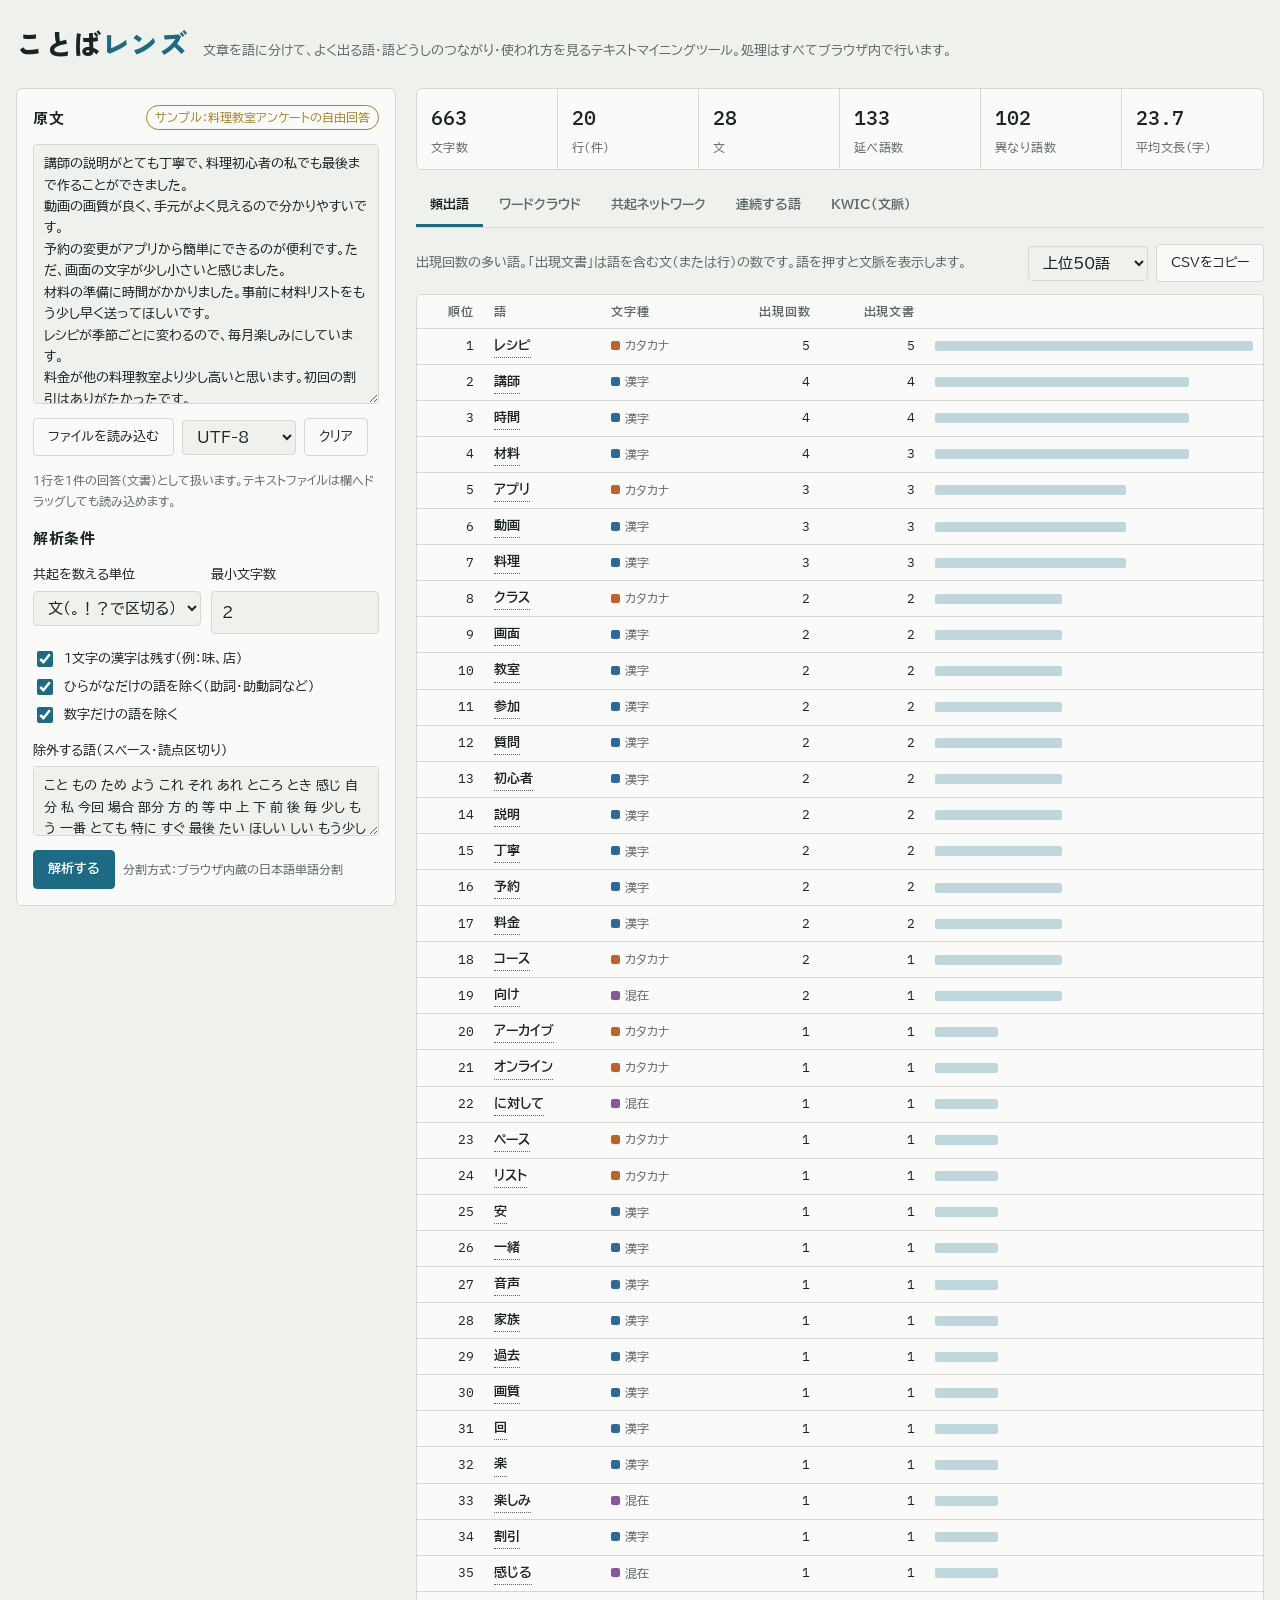
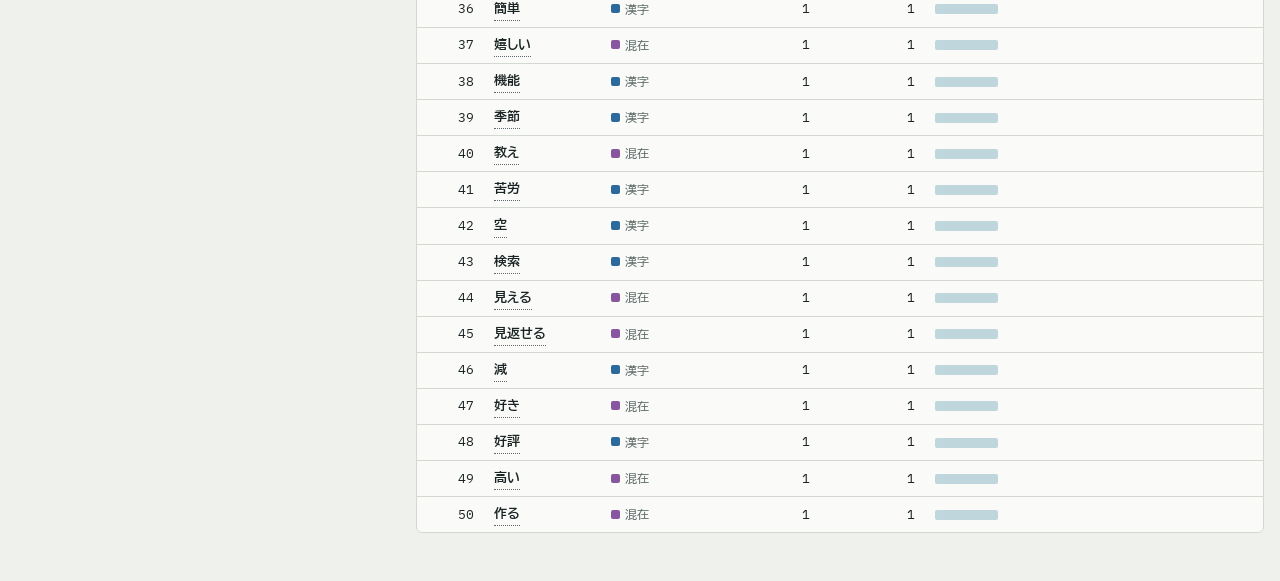
<file: textmining/index.html>
<!doctype html>
<html lang="ja">
<meta charset="utf-8">
<title>ことばレンズ</title>
<meta name="claude:viewport-fit-sides" content="cover">
<meta name="viewport" content="width=device-width, initial-scale=1, viewport-fit=cover">
<link rel="preconnect" href="https://fonts.googleapis.com">
<link rel="preconnect" href="https://fonts.gstatic.com" crossorigin>
<link rel="stylesheet" href="https://fonts.googleapis.com/css2?family=BIZ+UDPGothic:wght@400;700&family=Zen+Kaku+Gothic+New:wght@700;900&family=IBM+Plex+Mono:wght@400;500&display=swap">
<link rel="stylesheet" href="lens.css">

<div class="wrap">
  <header class="top">
    <h1>ことば<span>レンズ</span></h1>
    <p>文章を語に分けて、よく出る語・語どうしのつながり・使われ方を見るテキストマイニングツール。処理はすべてブラウザ内で行います。</p>
  </header>

  <div class="grid">
    <!-- 入力と条件 -->
    <section class="panel" aria-labelledby="h-input">
      <div class="row" style="justify-content:space-between">
        <h2 id="h-input">原文</h2>
        <span class="sample-flag" id="sampleFlag">サンプル：料理教室アンケートの自由回答</span>
      </div>
      <textarea id="src" spellcheck="false" aria-label="解析する文章"></textarea>
      <div class="row">
        <label class="btn" for="file">ファイルを読み込む<input type="file" id="file" accept=".txt,.csv,.tsv,.md,text/plain"></label>
        <select id="enc" aria-label="文字コード" style="width:auto">
          <option value="utf-8">UTF-8</option>
          <option value="shift_jis">Shift_JIS</option>
          <option value="euc-jp">EUC-JP</option>
        </select>
        <button id="clear" type="button">クリア</button>
      </div>
      <p class="note">1行を1件の回答（文書）として扱います。テキストファイルは欄へドラッグしても読み込めます。</p>

      <h2>解析条件</h2>
      <div class="two">
        <div class="field">
          <label for="unit">共起を数える単位</label>
          <select id="unit">
            <option value="sentence">文（。！？で区切る）</option>
            <option value="line">行（1行＝1件）</option>
          </select>
        </div>
        <div class="field">
          <label for="minLen">最小文字数</label>
          <input type="number" id="minLen" min="1" max="10" value="2">
        </div>
      </div>
      <div class="field" style="gap:6px">
        <label class="check"><input type="checkbox" id="kanji1" checked>1文字の漢字は残す（例：味、店）</label>
        <label class="check"><input type="checkbox" id="noHira" checked>ひらがなだけの語を除く（助詞・助動詞など）</label>
        <label class="check"><input type="checkbox" id="noNum" checked>数字だけの語を除く</label>
      </div>
      <div class="field">
        <label for="stop">除外する語（スペース・読点区切り）</label>
        <textarea id="stop" spellcheck="false"></textarea>
      </div>
      <div class="row">
        <button class="primary" id="run" type="button">解析する</button>
        <span class="note" id="engine"></span>
      </div>
    </section>

    <!-- 結果 -->
    <section class="results" aria-label="解析結果">
      <div class="stats" id="stats"></div>

      <div class="tabs" role="tablist">
        <button class="tab" role="tab" data-tab="freq" aria-selected="true">頻出語</button>
        <button class="tab" role="tab" data-tab="cloud" aria-selected="false">ワードクラウド</button>
        <button class="tab" role="tab" data-tab="net" aria-selected="false">共起ネットワーク</button>
        <button class="tab" role="tab" data-tab="ngram" aria-selected="false">連続する語</button>
        <button class="tab" role="tab" data-tab="kwic" aria-selected="false">KWIC（文脈）</button>
      </div>

      <div class="view" id="v-freq" role="tabpanel">
        <div class="view-head">
          <p>出現回数の多い語。「出現文書」は語を含む文（または行）の数です。語を押すと文脈を表示します。</p>
          <div class="row">
            <select id="topN" aria-label="表示件数" style="width:auto">
              <option value="30">上位30語</option>
              <option value="50" selected>上位50語</option>
              <option value="100">上位100語</option>
              <option value="300">上位300語</option>
            </select>
            <button type="button" id="copyFreq">CSVをコピー</button>
          </div>
        </div>
        <textarea id="csvOut" readonly hidden aria-label="CSV"></textarea>
        <div class="scroll"><table id="freqTable"></table></div>
      </div>

      <div class="view" id="v-cloud" role="tabpanel" hidden>
        <div class="view-head">
          <p>回答全体を1枚にまとめた図です。語を押すと、その語が使われた回答を表示します。</p>
          <div class="ctrl"><label>語数 <input type="range" id="cloudN" min="20" max="150" value="80"><output id="cloudNo">80</output></label></div>
        </div>
        <div class="legend" id="typeLegend"></div>
        <div class="canvas-box"><canvas id="cloud" aria-label="ワードクラウド"></canvas></div>
      </div>

      <div class="view" id="v-net" role="tabpanel" hidden>
        <div class="view-head">
          <p>同じ文（または行・回答）に一緒に出る語を線で結びます。線の太さは Jaccard 係数、円の大きさは出現回数、色はつながりの強いまとまりです。</p>
        </div>
        <div class="ctrl">
          <label>語数 <input type="range" id="netN" min="15" max="80" value="40"><output id="netNo">40</output></label>
          <label>線の数 <input type="range" id="netE" min="10" max="150" value="60"><output id="netEo">60</output></label>
          <label>最小共起回数 <input type="range" id="netMin" min="1" max="10" value="1"><output id="netMino">1</output></label>
        </div>
        <div class="canvas-box"><canvas id="net" aria-label="共起ネットワーク"></canvas></div>
        <div class="scroll"><table id="edgeTable"></table></div>
      </div>

      <div class="view" id="v-ngram" role="tabpanel" hidden>
        <div class="view-head">
          <p>文中で続けて現れる2語（バイグラム）。複合語や決まった言い回しを見つけるのに使います。</p>
        </div>
        <div class="scroll"><table id="ngramTable"></table></div>
      </div>

      <div class="view" id="v-kwic" role="tabpanel" hidden>
        <div class="view-head">
          <p>指定した語が原文の中でどう使われているかを前後の文脈とともに並べます。</p>
        </div>
        <form class="kwic-search" id="kwicForm">
          <input type="text" id="kwicQ" placeholder="検索する語（例：講師）" aria-label="検索する語">
          <button class="primary" type="submit">表示</button>
        </form>
        <p class="note" id="kwicInfo"></p>
        <div class="scroll"><table class="kwic" id="kwicTable"></table></div>
      </div>
    </section>
  </div>
</div>
<div class="toast" id="toast" hidden></div>

<script src="lens.js"></script>
<script>
(() => {
'use strict';
const $ = s => document.querySelector(s);

const SAMPLE = `講師の説明がとても丁寧で、料理初心者の私でも最後まで作ることができました。
動画の画質が良く、手元がよく見えるので分かりやすいです。
予約の変更がアプリから簡単にできるのが便利です。ただ、画面の文字が少し小さいと感じました。
材料の準備に時間がかかりました。事前に材料リストをもう少し早く送ってほしいです。
レシピが季節ごとに変わるので、毎月楽しみにしています。
料金が他の料理教室より少し高いと思います。初回の割引はありがたかったです。
講師が質問にすぐ答えてくれたので安心して参加できました。
アプリの通知が多すぎるので、設定で減らせるようにしてほしいです。
和食のレシピが特に好きです。家族にも好評でした。
初心者向けのコースと上級者向けのコースを分けてほしいです。説明のペースが速く感じる回がありました。
動画のアーカイブを後から見返せるので、復習に役立っています。
材料が手に入りにくいレシピがあったので、代わりの材料も教えてほしいです。
予約画面が分かりにくく、空いている時間を探すのに苦労しました。
講師の人柄が明るく、オンラインでも教室の雰囲気が楽しかったです。
料金に対して内容は満足しています。レシピの資料も丁寧で分かりやすいです。
平日の夜の時間帯にもっとクラスを増やしてほしいです。
子どもと一緒に参加できる料理のクラスがあると嬉しいです。
動画の音声が途中で途切れることがありました。通信の問題かもしれません。
質問の時間がもう少し長いと助かります。講師に直接聞けるのが一番の魅力です。
アプリで過去のレシピを検索できる機能がほしいです。`;

const src = $('#src');
KotobaLens.init();
src.value = SAMPLE;
KotobaLens.setText(src.value);

src.addEventListener('input', () => { $('#sampleFlag').hidden = true; KotobaLens.setText(src.value, false); });
$('#clear').addEventListener('click', () => { src.value = ''; $('#sampleFlag').hidden = true; KotobaLens.setText(''); src.focus(); });

function loadFile(f){
  if (!f) return;
  const rd = new FileReader();
  rd.onload = () => {
    let text = new TextDecoder($('#enc').value).decode(rd.result);
    if (/\.(csv|tsv)$/i.test(f.name)) text = text.split(/\r?\n/).map(l => l.split(/\t|,(?=(?:[^"]*"[^"]*")*[^"]*$)/).map(c => c.replace(/^"|"$/g, '').replace(/""/g, '"')).join(' ')).join('\n');
    src.value = text; $('#sampleFlag').hidden = true; KotobaLens.setText(text);
    KotobaLens.toast(`${f.name} を読み込みました`);
  };
  rd.onerror = () => KotobaLens.toast('ファイルを読み込めませんでした。別の文字コードを選んで再度お試しください');
  rd.readAsArrayBuffer(f);
}
$('#file').addEventListener('change', e => { loadFile(e.target.files[0]); e.target.value = ''; });
src.addEventListener('dragover', e => { e.preventDefault(); src.classList.add('drag'); });
src.addEventListener('dragleave', () => src.classList.remove('drag'));
src.addEventListener('drop', e => { if (e.dataTransfer.files.length) { e.preventDefault(); src.classList.remove('drag'); loadFile(e.dataTransfer.files[0]); } });
})();
</script>
</file>
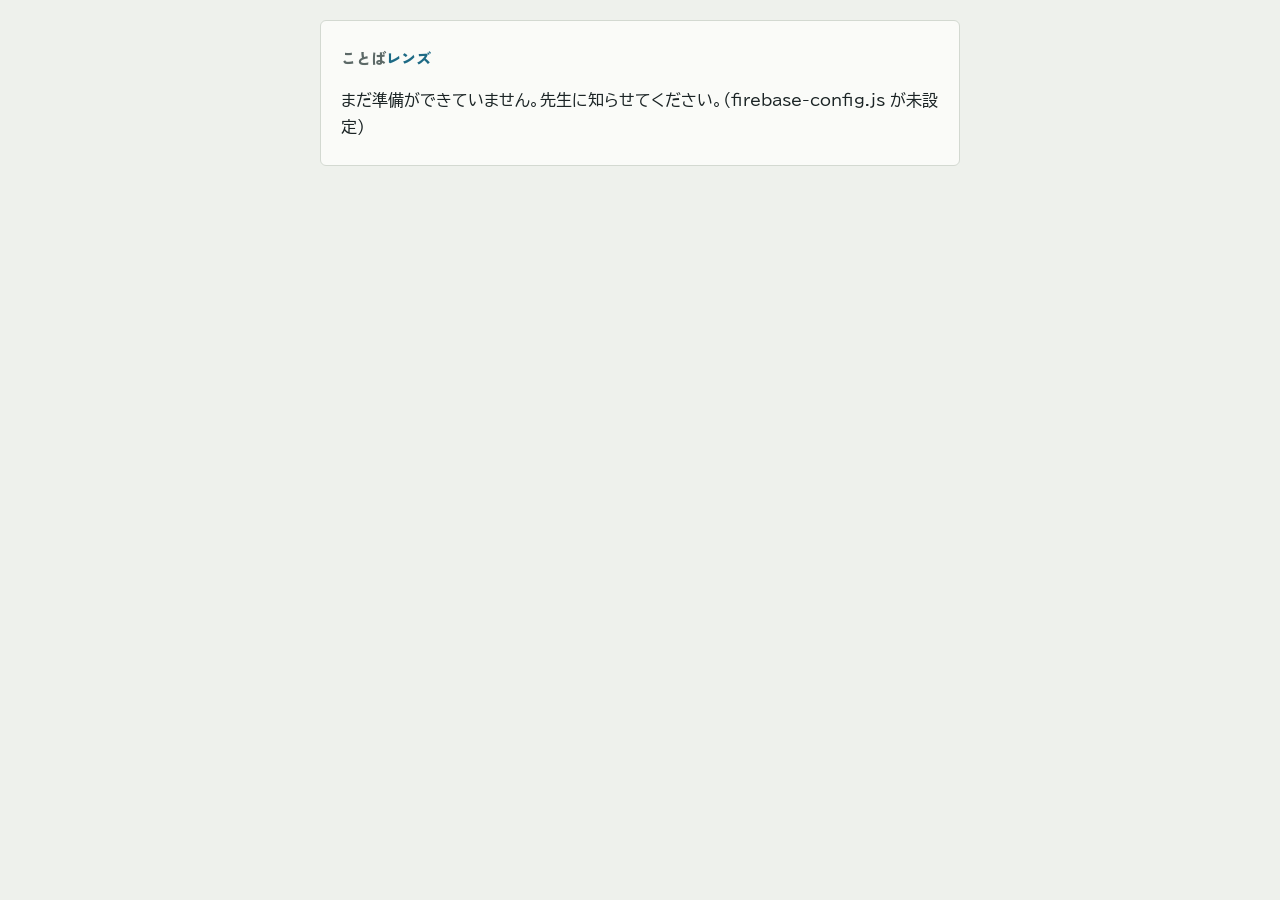
<file: textmining/student.html>
<!doctype html>
<html lang="ja">
<meta charset="utf-8">
<title>ことばレンズ 回答</title>
<meta name="viewport" content="width=device-width, initial-scale=1, viewport-fit=cover">
<link rel="preconnect" href="https://fonts.googleapis.com">
<link rel="preconnect" href="https://fonts.gstatic.com" crossorigin>
<link rel="stylesheet" href="https://fonts.googleapis.com/css2?family=BIZ+UDPGothic:wght@400;700&family=Zen+Kaku+Gothic+New:wght@700;900&family=IBM+Plex+Mono:wght@400;500&display=swap">
<link rel="stylesheet" href="lens.css">
<style>
/* 子ども用：1つの問いと1つの入力欄だけを大きく見せる */
body{font-size:1.0625rem}
.card{max-width:640px; margin:0 auto; background:var(--surface); border:1px solid var(--line); border-radius:var(--r); padding:24px 20px; display:flex; flex-direction:column; gap:16px}
.brand{font-family:var(--display); font-weight:900; font-size:var(--fs-m); color:var(--muted); margin:0}
.brand span{color:var(--accent)}
#qTitle{font-family:var(--display); font-weight:700; font-size:1.5rem; line-height:1.5; margin:0; text-wrap:balance}
#answer{min-height:180px; font-size:1.125rem; line-height:1.8; background:var(--paper)}
.foot{display:flex; flex-wrap:wrap; justify-content:space-between; align-items:center; gap:10px}
#count{font-family:var(--mono); font-variant-numeric:tabular-nums; font-size:var(--fs-s); color:var(--muted)}
#count.over{color:var(--c6)}
#send{font-size:1.0625rem; padding:12px 28px}
#send:disabled{opacity:.5; cursor:not-allowed}
.msg{margin:0; font-size:1rem}
.done{display:flex; flex-direction:column; gap:12px; align-items:flex-start}
.done p{margin:0; font-size:1.25rem; font-weight:700; font-family:var(--display)}
.err{color:var(--c6); font-size:var(--fs-s); margin:0}
label.note{display:block; line-height:1.6}
</style>

<main class="card" aria-live="polite">
  <p class="brand">ことば<span>レンズ</span></p>

  <div id="loading"><p class="msg">読みこみ中…</p></div>

  <div id="problem" hidden><p class="msg" id="problemMsg"></p></div>

  <form id="form" hidden>
    <h1 id="qTitle"></h1>
    <label for="answer" class="note">思ったことを自由に書いてください。名前は書かなくてだいじょうぶです。</label>
    <textarea id="answer" maxlength="1000" required></textarea>
    <p class="err" id="sendErr" hidden></p>
    <div class="foot">
      <span id="count">0 / 1000</span>
      <button class="primary" id="send" type="submit" disabled>送る</button>
    </div>
  </form>

  <div class="done" id="done" hidden>
    <p>送りました。ありがとう！</p>
    <button type="button" id="again">もう1つ書く</button>
  </div>
</main>

<script type="module">
import { firebaseConfig, SDK, emulators } from './firebase-config.js';
const $ = s => document.querySelector(s);
const show = id => ['loading', 'problem', 'form', 'done'].forEach(k => $('#' + k).hidden = k !== id);
const problem = msg => { $('#problemMsg').textContent = msg; show('problem'); };

const qid = new URLSearchParams(location.search).get('q');
if (!firebaseConfig.projectId) problem('まだ準備ができていません。先生に知らせてください。（firebase-config.js が未設定）');
else if (!qid) problem('このURLには問いが入っていません。先生からもらったURLをもう一度開いてください。');
else start();

async function start(){
  const [{ initializeApp }, fs] = await Promise.all([import(`${SDK}/firebase-app.js`), import(`${SDK}/firebase-firestore.js`)]);
  const db = fs.getFirestore(initializeApp(firebaseConfig));
  if (emulators) fs.connectFirestoreEmulator(db, emulators.host, emulators.firestore);
  const qRef = fs.doc(db, 'questions', qid);
  let open = false;

  // 締め切り・再開を先生が切り替えたらすぐ画面に反映する
  fs.onSnapshot(qRef, snap => {
    if (!snap.exists()) { problem('この問いは見つかりませんでした。先生からもらったURLをもう一度開いてください。'); return; }
    const q = snap.data();
    open = q.open;
    $('#qTitle').textContent = q.title;
    document.title = `${q.title} | ことばレンズ`;
    if (!open) problem(`「${q.title}」の受付は終わりました。`);
    else if (!$('#loading').hidden || !$('#problem').hidden) show('form');
  }, () => problem('問いを読みこめませんでした。通信のようすを確かめて、ページを開き直してください。'));

  const answer = $('#answer');
  const update = () => {
    const n = answer.value.trim().length;
    $('#count').textContent = `${answer.value.length} / 1000`;
    $('#send').disabled = n === 0;
  };
  answer.addEventListener('input', update);

  $('#form').addEventListener('submit', async e => {
    e.preventDefault();
    const text = answer.value.trim();
    if (!text || !open) return;
    $('#send').disabled = true; $('#send').textContent = '送っています…'; $('#sendErr').hidden = true;
    try {
      await fs.addDoc(fs.collection(qRef, 'responses'), { text, createdAt: fs.serverTimestamp() });
      answer.value = ''; update();
      show('done');
    } catch (err) {
      $('#sendErr').textContent = '送れませんでした。受付が終わったか、通信がとぎれた可能性があります。もう一度「送る」を押してください。';
      $('#sendErr').hidden = false;
      $('#send').disabled = false;
    } finally {
      $('#send').textContent = '送る';
    }
  });
  $('#again').addEventListener('click', () => { show('form'); answer.focus(); });
}
</script>
</file>
<file: textmining/lens.css>
/* Layout: 左に原文と解析条件の作業台、右に要約ストリップ＋タブ切替の解析結果。狭い画面では縦に積む */
:root{
  --paper:#EEF1EC;   /* 背景：わずかに緑がかった紙 */
  --surface:#FAFBF8; /* パネル */
  --ink:#1B2425;     /* 本文 */
  --muted:#5C6967;   /* 補助 */
  --line:#D3D9D1;    /* 罫線 */
  --accent:#1D6A85;  /* 操作色 */
  --accent-ink:#FFFFFF;
  --mark:#F5D86A;    /* KWIC の蛍光ペン */
  --bar:#BFD6DD;
  --c1:#2C6A9C; --c2:#C0612A; --c3:#3A8757; --c4:#87569F; --c5:#A88224; --c6:#C04667;
  --display:'Zen Kaku Gothic New','Hiragino Kaku Gothic ProN','Yu Gothic',sans-serif;
  --body:'BIZ UDPGothic','Hiragino Kaku Gothic ProN','Yu Gothic','Meiryo',sans-serif;
  --mono:'IBM Plex Mono',ui-monospace,'SFMono-Regular',Menlo,monospace;
  --fs-xs:.75rem; --fs-s:.8125rem; --fs-m:.9375rem; --fs-l:1.25rem; --fs-xl:1.75rem;
  --r:6px;
}
@media (prefers-color-scheme: dark){
  :root:not([data-theme="light"]){
    --paper:#131819; --surface:#1A2122; --ink:#E2E8E5; --muted:#93A19E; --line:#2D3739;
    --accent:#69B6D1; --accent-ink:#0F1415; --mark:#7A6420; --bar:#2C4A55;
    --c1:#7DB2E0; --c2:#E89A63; --c3:#79C597; --c4:#BC96DA; --c5:#DDBB64; --c6:#E688A0;
    color-scheme:dark;
  }
}
:root[data-theme="dark"]{
  --paper:#131819; --surface:#1A2122; --ink:#E2E8E5; --muted:#93A19E; --line:#2D3739;
  --accent:#69B6D1; --accent-ink:#0F1415; --mark:#7A6420; --bar:#2C4A55;
  --c1:#7DB2E0; --c2:#E89A63; --c3:#79C597; --c4:#BC96DA; --c5:#DDBB64; --c6:#E688A0;
  color-scheme:dark;
}
*{box-sizing:border-box}
[hidden]{display:none!important}
html,body{margin:0}
body{
  background:var(--paper); color:var(--ink);
  font-family:var(--body); font-size:var(--fs-m); line-height:1.7;
  padding-left:max(16px, env(safe-area-inset-left, 0px));
  padding-right:max(16px, env(safe-area-inset-right, 0px));
  padding-block:20px 48px;
}
.wrap{max-width:1280px; margin:0 auto; display:flex; flex-direction:column; gap:20px}
header.top{display:flex; flex-wrap:wrap; align-items:baseline; gap:6px 16px}
header.top h1{font-family:var(--display); font-weight:900; font-size:var(--fs-xl); margin:0; letter-spacing:.02em; text-wrap:balance}
header.top h1 span{color:var(--accent)}
header.top p{margin:0; color:var(--muted); font-size:var(--fs-s)}
.grid{display:grid; grid-template-columns:minmax(0,380px) minmax(0,1fr); gap:20px; align-items:start}
@media (max-width:900px){ .grid{grid-template-columns:minmax(0,1fr)} }
.panel{background:var(--surface); border:1px solid var(--line); border-radius:var(--r); padding:16px; display:flex; flex-direction:column; gap:14px; min-width:0}
h2{font-family:var(--display); font-weight:700; font-size:var(--fs-m); margin:0; letter-spacing:.04em}
.eyebrow{font-size:var(--fs-xs); color:var(--muted); letter-spacing:.08em}
label{font-size:var(--fs-s)}
textarea, input[type="text"], input[type="number"], select{
  font:inherit; color:var(--ink); background:var(--paper); border:1px solid var(--line); border-radius:4px; padding:8px 10px; width:100%;
}
textarea{resize:vertical; line-height:1.65}
#src{min-height:260px; font-size:var(--fs-s)}
#src.drag{outline:2px dashed var(--accent); outline-offset:2px}
#stop{min-height:70px; font-size:var(--fs-s)}
:focus-visible{outline:2px solid var(--accent); outline-offset:2px}
.row{display:flex; flex-wrap:wrap; gap:8px; align-items:center}
.row > *{min-width:0}
.field{display:flex; flex-direction:column; gap:4px}
.two{display:grid; grid-template-columns:1fr 1fr; gap:10px}
.check{display:flex; gap:8px; align-items:center; font-size:var(--fs-s)}
.check input{accent-color:var(--accent); width:16px; height:16px}
button, .btn{
  font:inherit; font-size:var(--fs-s); cursor:pointer; border-radius:4px; padding:7px 14px;
  border:1px solid var(--line); background:var(--surface); color:var(--ink);
}
button:hover, .btn:hover{border-color:var(--accent)}
button.primary{background:var(--accent); color:var(--accent-ink); border-color:var(--accent); font-weight:700}
.btn input{display:none}
.note{font-size:var(--fs-xs); color:var(--muted); margin:0}
.sample-flag{display:inline-block; font-size:var(--fs-xs); padding:1px 8px; border-radius:99px; border:1px solid var(--c5); color:var(--c5)}

/* 結果 */
.results{display:flex; flex-direction:column; gap:16px; min-width:0}
.stats{display:grid; grid-template-columns:repeat(auto-fit,minmax(120px,1fr)); border:1px solid var(--line); border-radius:var(--r); background:var(--surface)}
.stat{padding:12px 14px; border-right:1px solid var(--line); display:flex; flex-direction:column; gap:2px}
.stat:last-child{border-right:0}
.stat b{font-family:var(--mono); font-weight:500; font-size:var(--fs-l); font-variant-numeric:tabular-nums}
.stat span{font-size:var(--fs-xs); color:var(--muted); letter-spacing:.04em}
.tabs{display:flex; gap:2px; border-bottom:1px solid var(--line); overflow-x:auto}
.tab{border:0; border-bottom:3px solid transparent; border-radius:0; background:none; padding:8px 14px; color:var(--muted); white-space:nowrap; font-weight:700}
.tab[aria-selected="true"]{color:var(--ink); border-bottom-color:var(--accent)}
.tab:hover{color:var(--ink)}
.view{display:flex; flex-direction:column; gap:12px; min-width:0}
.view-head{display:flex; flex-wrap:wrap; justify-content:space-between; align-items:center; gap:8px}
.view-head p{margin:0; font-size:var(--fs-s); color:var(--muted)}
.scroll{overflow-x:auto; border:1px solid var(--line); border-radius:var(--r); background:var(--surface)}
table{border-collapse:collapse; width:100%; font-size:var(--fs-s)}
th, td{padding:6px 10px; text-align:left; border-bottom:1px solid var(--line); vertical-align:middle}
th{font-weight:700; color:var(--muted); font-size:var(--fs-xs); letter-spacing:.06em; position:sticky; top:0; background:var(--surface)}
tbody tr:last-child td{border-bottom:0}
td.num{font-family:var(--mono); font-variant-numeric:tabular-nums; text-align:right; white-space:nowrap}
th.num{text-align:right}
td.word{font-weight:700}
td.word button{all:unset; cursor:pointer; border-bottom:1px dotted var(--muted)}
td.word button:hover, td.word button:focus-visible{color:var(--accent); border-bottom-color:var(--accent)}
.barcell{width:40%; min-width:120px}
.bar{height:10px; background:var(--bar); border-radius:2px}
.chip{display:inline-flex; align-items:center; gap:5px; font-size:var(--fs-xs); color:var(--muted); white-space:nowrap}
.chip i{width:9px; height:9px; border-radius:2px; display:inline-block}
.legend{display:flex; flex-wrap:wrap; gap:6px 14px}
.cloud-key{font-size:var(--fs-s); color:var(--muted)}
.cloud-key b{font-family:var(--display); font-weight:900; font-size:1.35em; color:var(--accent)}
.cloud-key small{font-size:.85em; color:var(--accent); opacity:.55}
.canvas-box{border:1px solid var(--line); border-radius:var(--r); background:var(--surface); position:relative; min-width:0}
canvas{display:block; max-width:100%}
.canvas-box canvas{cursor:pointer}
.ctrl{display:flex; flex-wrap:wrap; gap:8px 16px; align-items:center; font-size:var(--fs-s)}
.ctrl label{display:flex; gap:6px; align-items:center}
.ctrl input[type="range"]{accent-color:var(--accent); width:120px}
.ctrl output{font-family:var(--mono); font-variant-numeric:tabular-nums; min-width:2.5ch}
.kwic td{font-size:var(--fs-s); white-space:nowrap}
.kwic td.l{text-align:right; color:var(--muted); max-width:22ch; overflow:hidden; direction:rtl}
.kwic td.l span{direction:ltr; unicode-bidi:plaintext}
.kwic td.r{color:var(--muted); max-width:22ch; overflow:hidden}
.kwic td.k mark{background:var(--mark); color:var(--ink); padding:1px 3px; border-radius:2px; font-weight:700}
.kwic-search{display:flex; gap:8px; max-width:420px}
.empty{padding:28px 16px; text-align:center; color:var(--muted); font-size:var(--fs-s)}
#csvOut{min-height:120px; font-family:var(--mono); font-size:var(--fs-xs)}
.toast{position:fixed; right:max(16px, env(safe-area-inset-right, 0px)); bottom:calc(16px + env(safe-area-inset-bottom, 0px)); background:var(--ink); color:var(--paper); padding:8px 14px; border-radius:4px; font-size:var(--fs-s)}
@media (max-width:520px){ .two{grid-template-columns:1fr} .barcell{min-width:80px} }
@media (prefers-reduced-motion: reduce){ *{transition:none!important; animation:none!important} }
</file>
